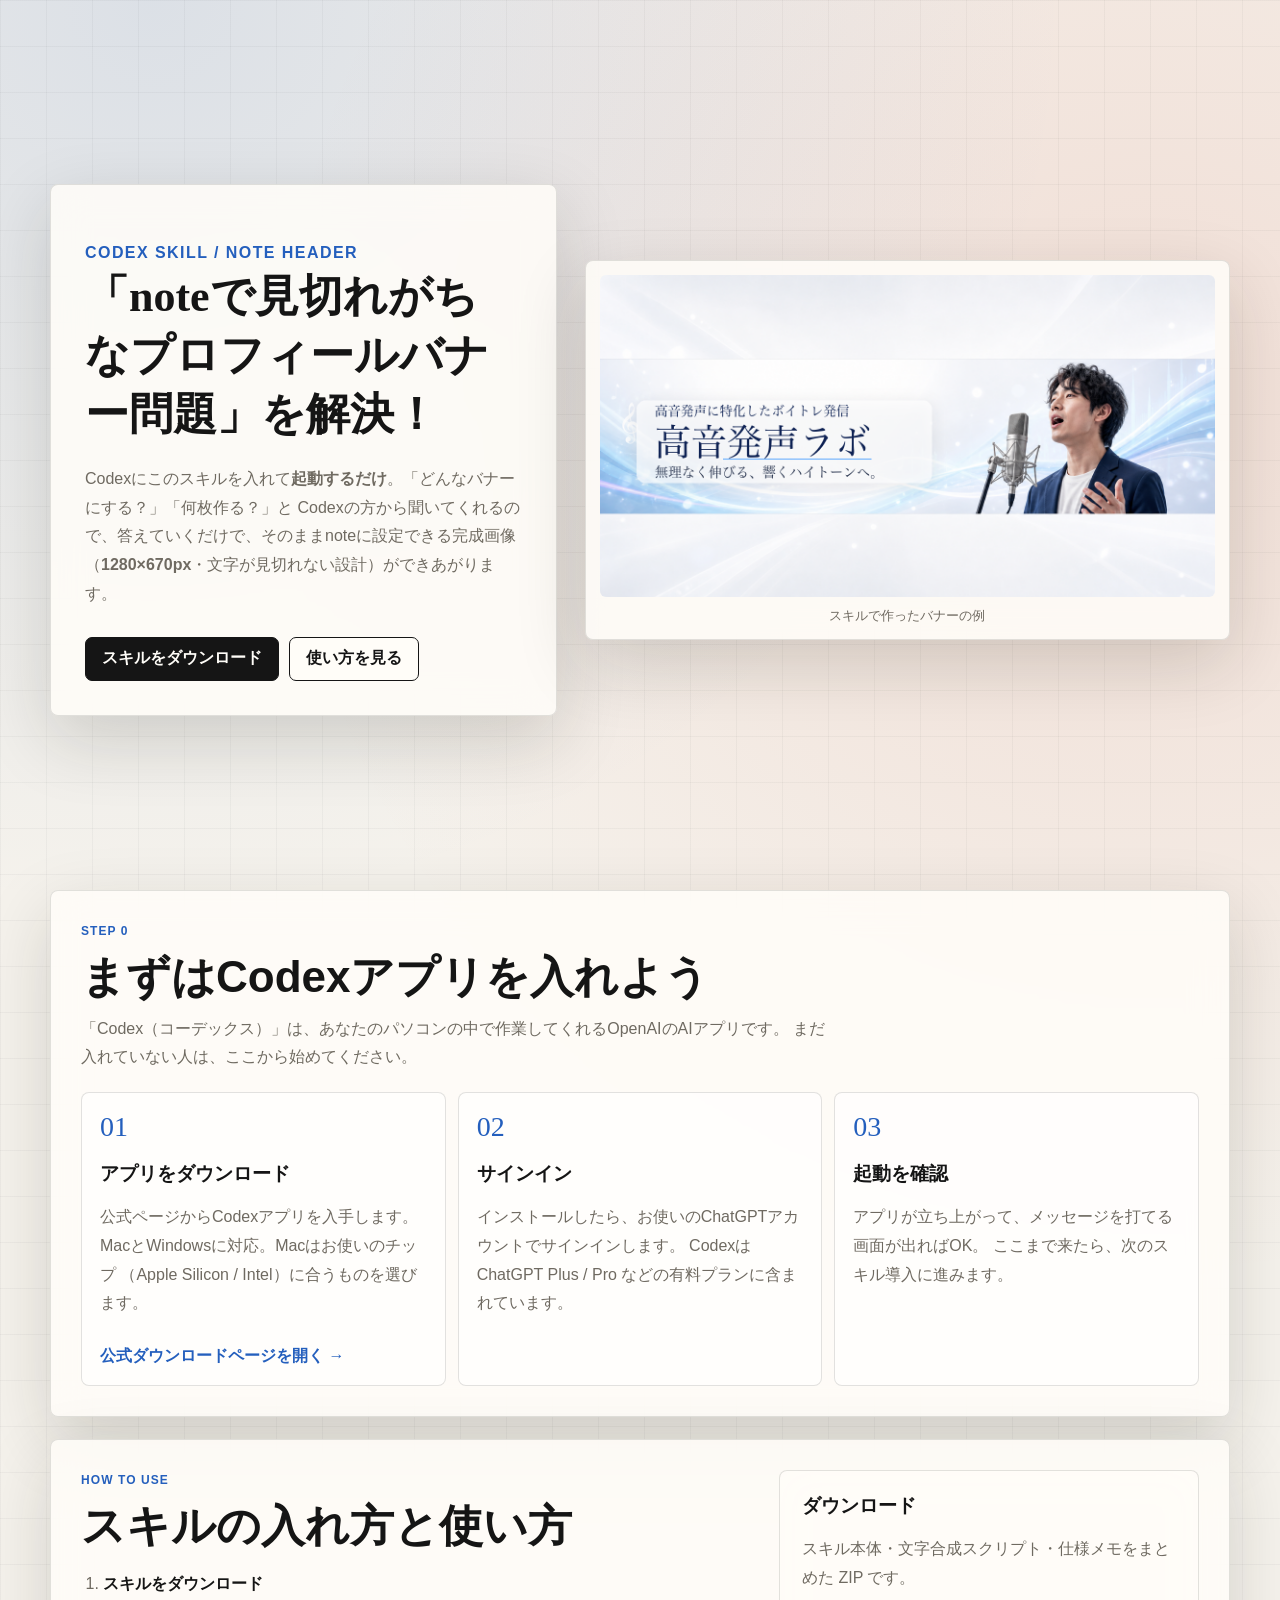
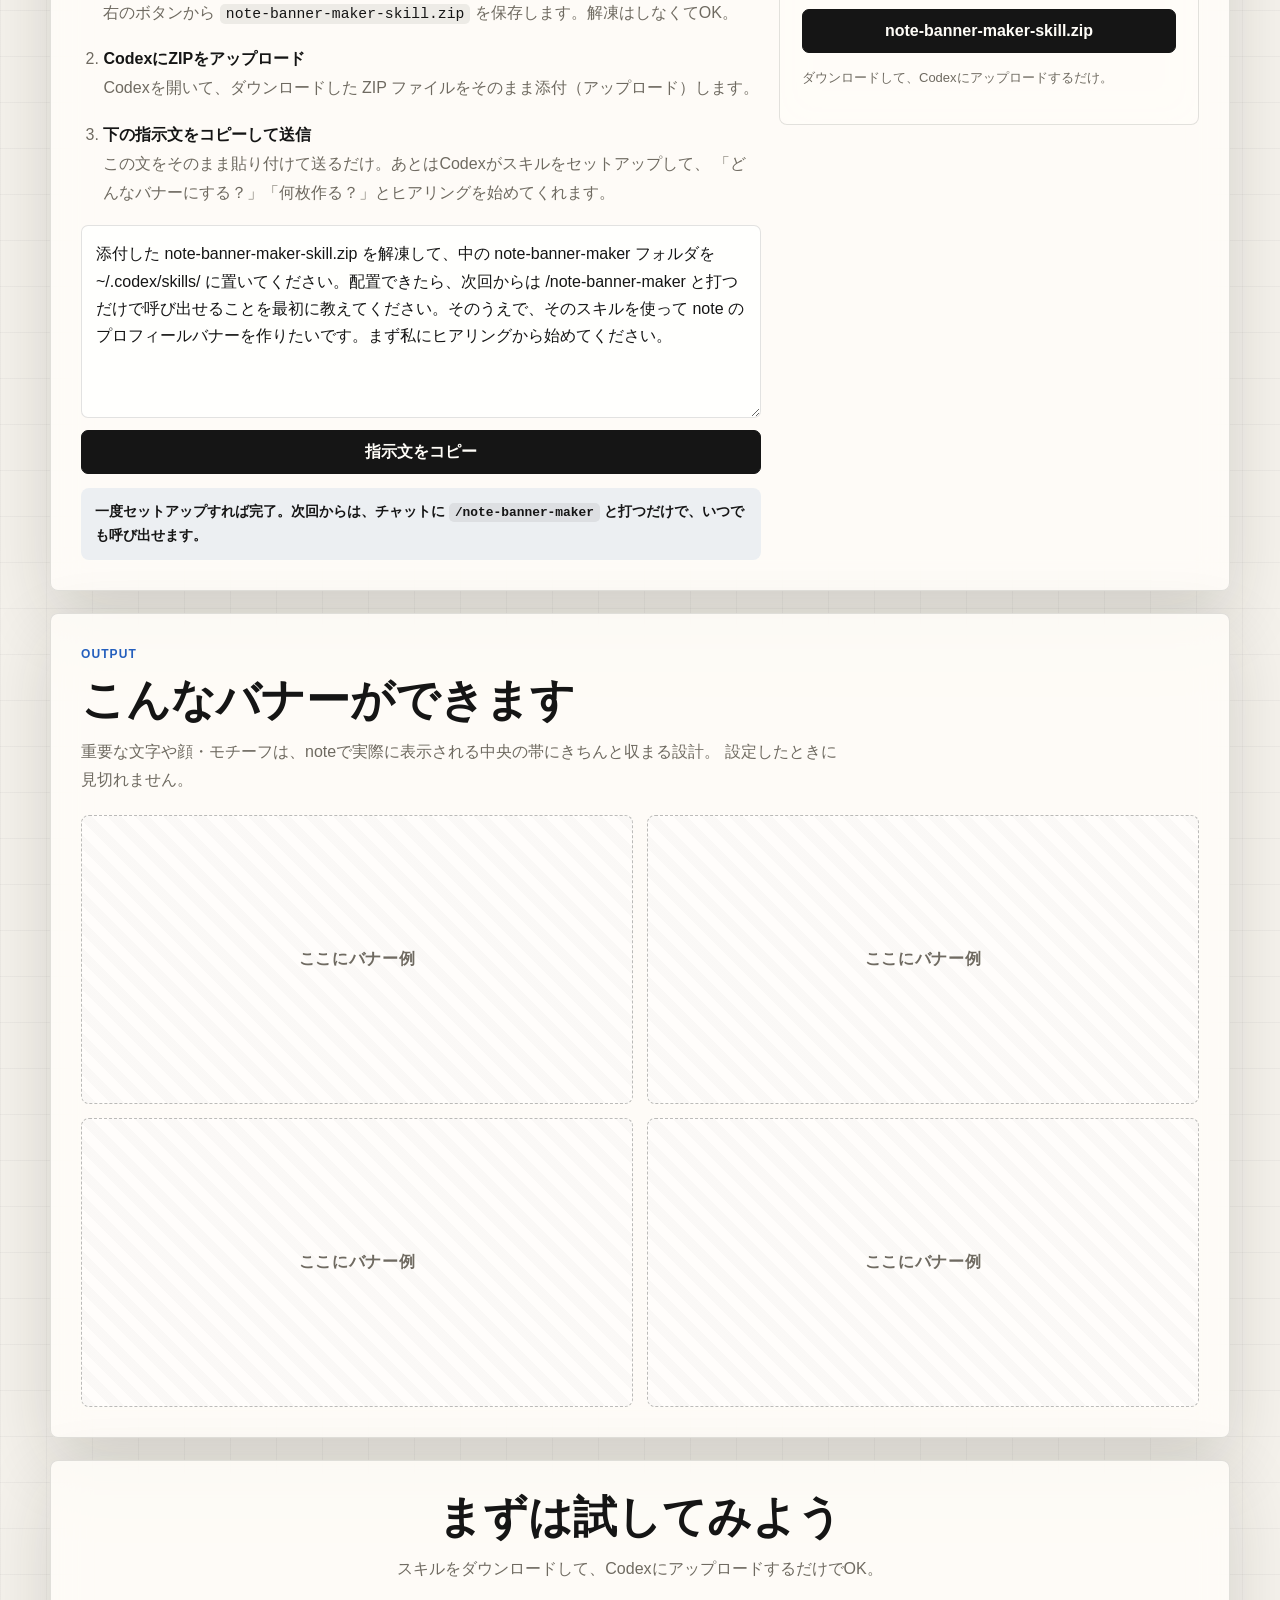
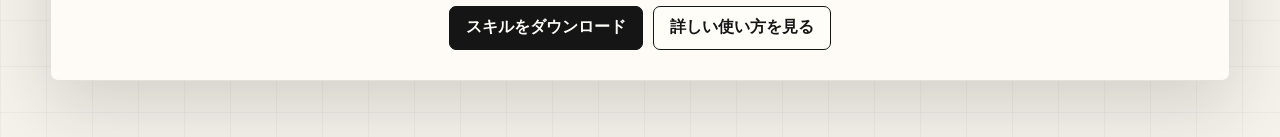
<file: index.html>
<!doctype html>
<html lang="ja">
  <head>
    <meta charset="UTF-8" />
    <meta name="viewport" content="width=device-width, initial-scale=1.0" />
    <meta
      http-equiv="Content-Security-Policy"
      content="default-src 'self'; script-src 'self'; style-src 'self'; img-src 'self' data: blob:; object-src 'none'; base-uri 'self'; form-action 'none'"
    />
    <title>noteバナー生成 Codexスキル</title>
    <link rel="stylesheet" href="./styles.css" />
  </head>
  <body>
    <main>
      <section class="hero">
        <div class="hero-copy">
          <p class="eyebrow">Codex Skill / note Header</p>
          <h1>「noteで見切れがちなプロフィールバナー問題」を解決！</h1>
          <p>
            Codexにこのスキルを入れて<strong>起動するだけ</strong>。「どんなバナーにする？」「何枚作る？」と
            Codexの方から聞いてくれるので、答えていくだけで、そのままnoteに設定できる完成画像
            （<strong>1280×670px</strong>・文字が見切れない設計）ができあがります。
          </p>
          <div class="hero-actions">
            <a class="button dark" href="./downloads/note-banner-maker-skill.zip" download>スキルをダウンロード</a>
            <a class="button" href="./usage.html">使い方を見る</a>
          </div>
        </div>
        <figure class="hero-preview">
          <img src="./sample-output/voice-training-sample.png" alt="noteバナー生成サンプル" />
          <figcaption>スキルで作ったバナーの例</figcaption>
        </figure>
      </section>

      <section class="section">
        <div class="section-heading">
          <p class="eyebrow">Step 0</p>
          <h2>まずはCodexアプリを入れよう</h2>
          <p class="lead">
            「Codex（コーデックス）」は、あなたのパソコンの中で作業してくれるOpenAIのAIアプリです。
            まだ入れていない人は、ここから始めてください。
          </p>
        </div>
        <div class="cards">
          <article>
            <span>01</span>
            <h3>アプリをダウンロード</h3>
            <p>
              公式ページからCodexアプリを入手します。MacとWindowsに対応。Macはお使いのチップ
              （Apple Silicon / Intel）に合うものを選びます。
            </p>
            <a class="textlink" href="https://chatgpt.com/ja-JP/codex/" target="_blank" rel="noopener noreferrer">公式ダウンロードページを開く →</a>
          </article>
          <article>
            <span>02</span>
            <h3>サインイン</h3>
            <p>
              インストールしたら、お使いのChatGPTアカウントでサインインします。
              Codexは ChatGPT Plus / Pro などの有料プランに含まれています。
            </p>
          </article>
          <article>
            <span>03</span>
            <h3>起動を確認</h3>
            <p>
              アプリが立ち上がって、メッセージを打てる画面が出ればOK。
              ここまで来たら、次のスキル導入に進みます。
            </p>
          </article>
        </div>
      </section>

      <section id="start" class="section split">
        <div>
          <p class="eyebrow">How to use</p>
          <h2>スキルの入れ方と使い方</h2>
          <ol class="steps">
            <li>
              <strong>スキルをダウンロード</strong><br />
              右のボタンから <code>note-banner-maker-skill.zip</code> を保存します。解凍はしなくてOK。
            </li>
            <li>
              <strong>CodexにZIPをアップロード</strong><br />
              Codexを開いて、ダウンロードした ZIP ファイルをそのまま添付（アップロード）します。
            </li>
            <li>
              <strong>下の指示文をコピーして送信</strong><br />
              この文をそのまま貼り付けて送るだけ。あとはCodexがスキルをセットアップして、
              「どんなバナーにする？」「何枚作る？」とヒアリングを始めてくれます。
            </li>
          </ol>
          <div class="prompt-box">
            <textarea id="copyText" rows="6" readonly>添付した note-banner-maker-skill.zip を解凍して、中の note-banner-maker フォルダを ~/.codex/skills/ に置いてください。配置できたら、次回からは /note-banner-maker と打つだけで呼び出せることを最初に教えてください。そのうえで、そのスキルを使って note のプロフィールバナーを作りたいです。まず私にヒアリングから始めてください。</textarea>
            <button id="copyPrompt" class="button dark" type="button">指示文をコピー</button>
          </div>
          <p class="reuse-note">一度セットアップすれば完了。次回からは、チャットに <code>/note-banner-maker</code> と打つだけで、いつでも呼び出せます。</p>
        </div>
        <div class="download-card">
          <h3>ダウンロード</h3>
          <p>スキル本体・文字合成スクリプト・仕様メモをまとめた ZIP です。</p>
          <a class="button dark full" href="./downloads/note-banner-maker-skill.zip" download>note-banner-maker-skill.zip</a>
          <p class="path-note">ダウンロードして、Codexにアップロードするだけ。</p>
        </div>
      </section>

      <section class="section">
        <div class="section-heading">
          <p class="eyebrow">Output</p>
          <h2>こんなバナーができます</h2>
          <p class="lead">
            重要な文字や顔・モチーフは、noteで実際に表示される中央の帯にきちんと収まる設計。
            設定したときに見切れません。
          </p>
        </div>
        <div class="gallery">
          <div class="gallery-item">ここにバナー例</div>
          <div class="gallery-item">ここにバナー例</div>
          <div class="gallery-item">ここにバナー例</div>
          <div class="gallery-item">ここにバナー例</div>
        </div>
      </section>

      <section class="section cta">
        <h2>まずは試してみよう</h2>
        <p class="lead">スキルをダウンロードして、CodexにアップロードするだけでOK。</p>
        <div class="cta-actions">
          <a class="button dark" href="./downloads/note-banner-maker-skill.zip" download>スキルをダウンロード</a>
          <a class="button" href="./usage.html">詳しい使い方を見る</a>
        </div>
      </section>
    </main>
    <div id="toast" class="toast" role="status" aria-live="polite">コピーしました</div>
    <script src="./script.js"></script>
  </body>
</html>
</file>
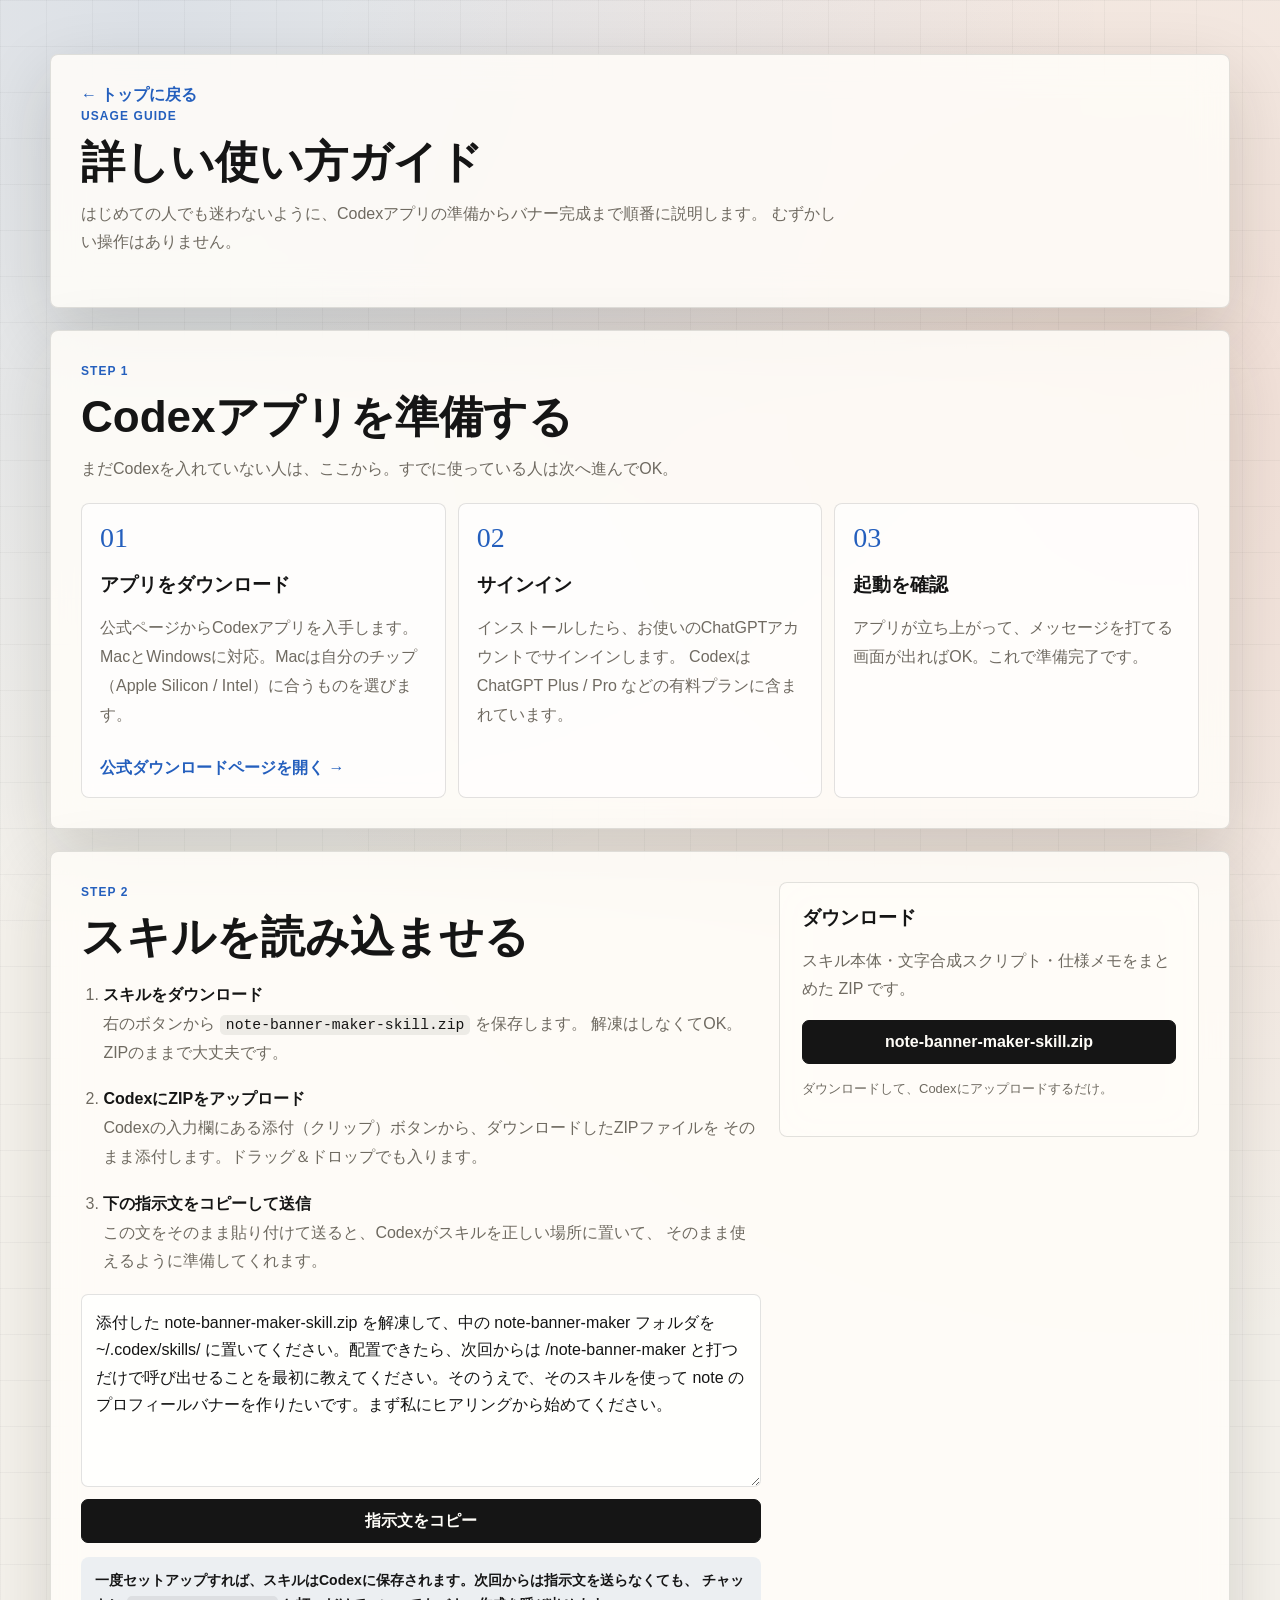
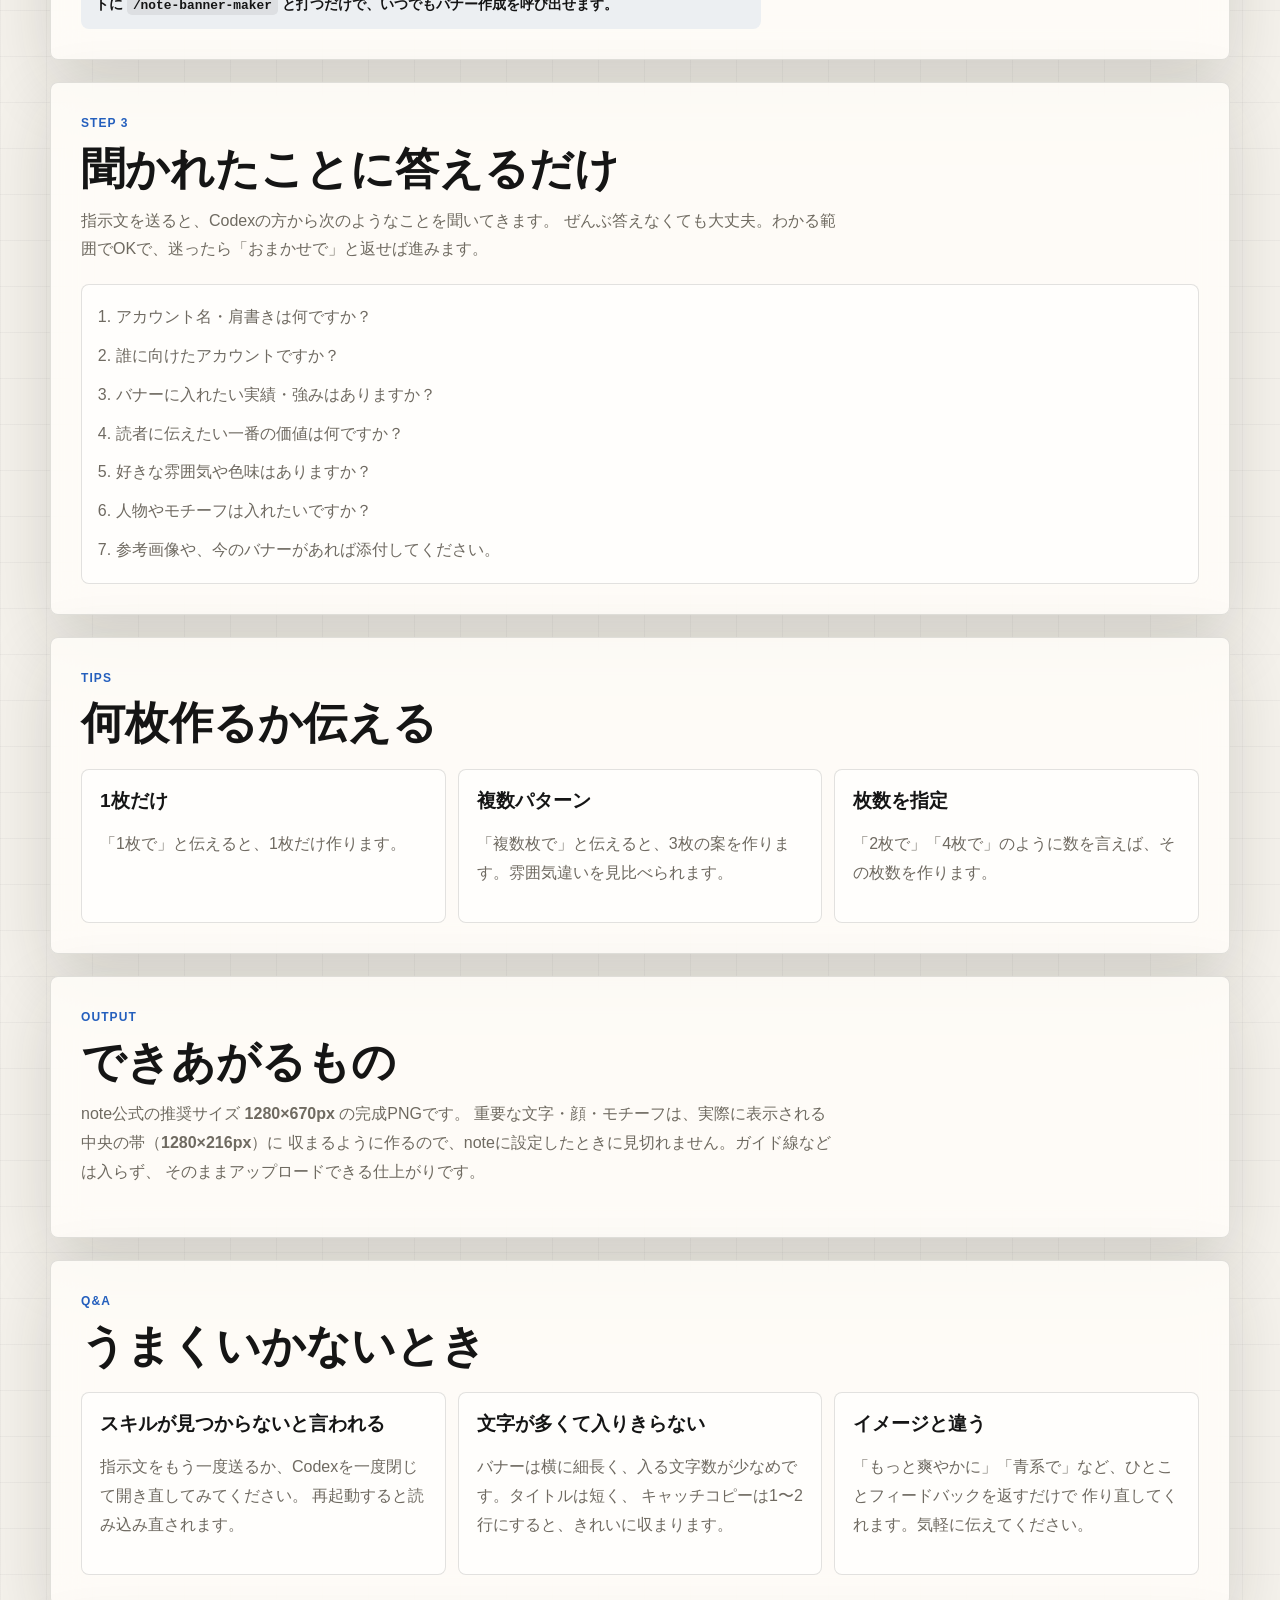
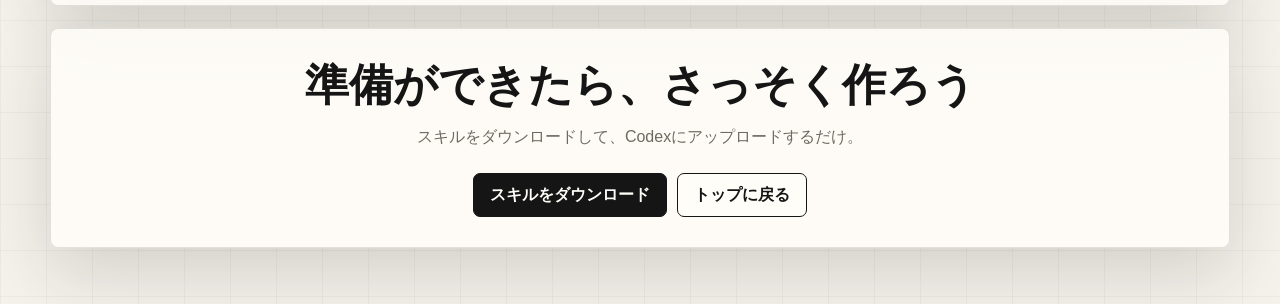
<file: usage.html>
<!doctype html>
<html lang="ja">
  <head>
    <meta charset="UTF-8" />
    <meta name="viewport" content="width=device-width, initial-scale=1.0" />
    <meta
      http-equiv="Content-Security-Policy"
      content="default-src 'self'; script-src 'self'; style-src 'self'; img-src 'self' data: blob:; object-src 'none'; base-uri 'self'; form-action 'none'"
    />
    <title>使い方ガイド｜noteバナー生成 Codexスキル</title>
    <link rel="stylesheet" href="./styles.css" />
  </head>
  <body>
    <main>
      <section class="section">
        <a class="textlink" href="./index.html">← トップに戻る</a>
        <div class="section-heading" style="margin-top: 16px">
          <p class="eyebrow">Usage Guide</p>
          <h2>詳しい使い方ガイド</h2>
          <p class="lead">
            はじめての人でも迷わないように、Codexアプリの準備からバナー完成まで順番に説明します。
            むずかしい操作はありません。
          </p>
        </div>
      </section>

      <section class="section">
        <div class="section-heading">
          <p class="eyebrow">Step 1</p>
          <h2>Codexアプリを準備する</h2>
          <p class="lead">まだCodexを入れていない人は、ここから。すでに使っている人は次へ進んでOK。</p>
        </div>
        <div class="cards">
          <article>
            <span>01</span>
            <h3>アプリをダウンロード</h3>
            <p>
              公式ページからCodexアプリを入手します。MacとWindowsに対応。Macは自分のチップ
              （Apple Silicon / Intel）に合うものを選びます。
            </p>
            <a class="textlink" href="https://chatgpt.com/ja-JP/codex/" target="_blank" rel="noopener noreferrer">公式ダウンロードページを開く →</a>
          </article>
          <article>
            <span>02</span>
            <h3>サインイン</h3>
            <p>
              インストールしたら、お使いのChatGPTアカウントでサインインします。
              Codexは ChatGPT Plus / Pro などの有料プランに含まれています。
            </p>
          </article>
          <article>
            <span>03</span>
            <h3>起動を確認</h3>
            <p>
              アプリが立ち上がって、メッセージを打てる画面が出ればOK。これで準備完了です。
            </p>
          </article>
        </div>
      </section>

      <section class="section split">
        <div>
          <p class="eyebrow">Step 2</p>
          <h2>スキルを読み込ませる</h2>
          <ol class="steps">
            <li>
              <strong>スキルをダウンロード</strong><br />
              右のボタンから <code>note-banner-maker-skill.zip</code> を保存します。
              解凍はしなくてOK。ZIPのままで大丈夫です。
            </li>
            <li>
              <strong>CodexにZIPをアップロード</strong><br />
              Codexの入力欄にある添付（クリップ）ボタンから、ダウンロードしたZIPファイルを
              そのまま添付します。ドラッグ＆ドロップでも入ります。
            </li>
            <li>
              <strong>下の指示文をコピーして送信</strong><br />
              この文をそのまま貼り付けて送ると、Codexがスキルを正しい場所に置いて、
              そのまま使えるように準備してくれます。
            </li>
          </ol>
          <div class="prompt-box">
            <textarea id="copyText" rows="6" readonly>添付した note-banner-maker-skill.zip を解凍して、中の note-banner-maker フォルダを ~/.codex/skills/ に置いてください。配置できたら、次回からは /note-banner-maker と打つだけで呼び出せることを最初に教えてください。そのうえで、そのスキルを使って note のプロフィールバナーを作りたいです。まず私にヒアリングから始めてください。</textarea>
            <button id="copyPrompt" class="button dark" type="button">指示文をコピー</button>
          </div>
          <p class="reuse-note">
            一度セットアップすれば、スキルはCodexに保存されます。次回からは指示文を送らなくても、
            チャットに <code>/note-banner-maker</code> と打つだけで、いつでもバナー作成を呼び出せます。
          </p>
        </div>
        <div class="download-card">
          <h3>ダウンロード</h3>
          <p>スキル本体・文字合成スクリプト・仕様メモをまとめた ZIP です。</p>
          <a class="button dark full" href="./downloads/note-banner-maker-skill.zip" download>note-banner-maker-skill.zip</a>
          <p class="path-note">ダウンロードして、Codexにアップロードするだけ。</p>
        </div>
      </section>

      <section class="section">
        <div class="section-heading">
          <p class="eyebrow">Step 3</p>
          <h2>聞かれたことに答えるだけ</h2>
          <p class="lead">
            指示文を送ると、Codexの方から次のようなことを聞いてきます。
            ぜんぶ答えなくても大丈夫。わかる範囲でOKで、迷ったら「おまかせで」と返せば進みます。
          </p>
        </div>
        <div class="hearing-list">
          <ol>
            <li>アカウント名・肩書きは何ですか？</li>
            <li>誰に向けたアカウントですか？</li>
            <li>バナーに入れたい実績・強みはありますか？</li>
            <li>読者に伝えたい一番の価値は何ですか？</li>
            <li>好きな雰囲気や色味はありますか？</li>
            <li>人物やモチーフは入れたいですか？</li>
            <li>参考画像や、今のバナーがあれば添付してください。</li>
          </ol>
        </div>
      </section>

      <section class="section">
        <div class="section-heading">
          <p class="eyebrow">Tips</p>
          <h2>何枚作るか伝える</h2>
        </div>
        <div class="cards">
          <article>
            <h3>1枚だけ</h3>
            <p>「1枚で」と伝えると、1枚だけ作ります。</p>
          </article>
          <article>
            <h3>複数パターン</h3>
            <p>「複数枚で」と伝えると、3枚の案を作ります。雰囲気違いを見比べられます。</p>
          </article>
          <article>
            <h3>枚数を指定</h3>
            <p>「2枚で」「4枚で」のように数を言えば、その枚数を作ります。</p>
          </article>
        </div>
      </section>

      <section class="section">
        <div class="section-heading">
          <p class="eyebrow">Output</p>
          <h2>できあがるもの</h2>
          <p class="lead">
            note公式の推奨サイズ <strong>1280×670px</strong> の完成PNGです。
            重要な文字・顔・モチーフは、実際に表示される中央の帯（<strong>1280×216px</strong>）に
            収まるように作るので、noteに設定したときに見切れません。ガイド線などは入らず、
            そのままアップロードできる仕上がりです。
          </p>
        </div>
      </section>

      <section class="section">
        <div class="section-heading">
          <p class="eyebrow">Q&amp;A</p>
          <h2>うまくいかないとき</h2>
        </div>
        <div class="cards">
          <article>
            <h3>スキルが見つからないと言われる</h3>
            <p>
              指示文をもう一度送るか、Codexを一度閉じて開き直してみてください。
              再起動すると読み込み直されます。
            </p>
          </article>
          <article>
            <h3>文字が多くて入りきらない</h3>
            <p>
              バナーは横に細長く、入る文字数が少なめです。タイトルは短く、
              キャッチコピーは1〜2行にすると、きれいに収まります。
            </p>
          </article>
          <article>
            <h3>イメージと違う</h3>
            <p>
              「もっと爽やかに」「青系で」など、ひとことフィードバックを返すだけで
              作り直してくれます。気軽に伝えてください。
            </p>
          </article>
        </div>
      </section>

      <section class="section cta">
        <h2>準備ができたら、さっそく作ろう</h2>
        <p class="lead">スキルをダウンロードして、Codexにアップロードするだけ。</p>
        <div class="cta-actions">
          <a class="button dark" href="./downloads/note-banner-maker-skill.zip" download>スキルをダウンロード</a>
          <a class="button" href="./index.html">トップに戻る</a>
        </div>
      </section>
    </main>
    <div id="toast" class="toast" role="status" aria-live="polite">コピーしました</div>
    <script src="./script.js"></script>
  </body>
</html>
</file>
<file: styles.css>
:root {
  --bg: #f5f2ec;
  --paper: #fffdf8;
  --ink: #151515;
  --muted: #6f6a61;
  --line: rgba(21, 21, 21, 0.12);
  --blue: #245fbd;
  --shadow: 0 24px 70px rgba(34, 28, 20, 0.16);
}

* {
  box-sizing: border-box;
}

body {
  margin: 0;
  color: var(--ink);
  background:
    linear-gradient(90deg, rgba(21, 21, 21, 0.035) 1px, transparent 1px) 0 0 / 46px 46px,
    linear-gradient(rgba(21, 21, 21, 0.035) 1px, transparent 1px) 0 0 / 46px 46px,
    radial-gradient(circle at 12% 0%, rgba(36, 95, 189, 0.12), transparent 26%),
    radial-gradient(circle at 90% 12%, rgba(211, 80, 54, 0.12), transparent 28%),
    var(--bg);
  font-family: "Hiragino Kaku Gothic ProN", "Yu Gothic", sans-serif;
}

main {
  width: min(1180px, calc(100vw - 32px));
  margin: 0 auto;
  padding: 32px 0 56px;
}

.hero {
  display: grid;
  grid-template-columns: minmax(0, 0.88fr) minmax(420px, 1.12fr);
  align-items: center;
  gap: 28px;
  min-height: calc(100vh - 64px);
}

.hero-copy,
.section,
.hero-preview,
.download-card {
  border: 1px solid var(--line);
  border-radius: 8px;
  background: rgba(255, 253, 248, 0.86);
  box-shadow: var(--shadow);
  backdrop-filter: blur(18px);
}

.hero-copy {
  padding: 34px;
}

.eyebrow {
  margin: 0 0 8px;
  color: var(--blue);
  font-size: 12px;
  font-weight: 900;
  letter-spacing: 0.09em;
  text-transform: uppercase;
}

h1,
h2,
h3,
p {
  letter-spacing: 0;
}

h1 {
  margin: 0;
  font-family: Georgia, "Hiragino Mincho ProN", serif;
  font-size: clamp(24px, 3.8vw, 44px);
  line-height: 1.34;
  font-weight: 600;
}

h2 {
  margin: 0;
  font-size: clamp(27px, 3.5vw, 44px);
  line-height: 1.18;
}

h3 {
  margin: 0;
  font-size: 19px;
}

p,
li {
  color: var(--muted);
  line-height: 1.8;
}

.hero-copy p {
  margin: 20px 0 0;
  font-size: 16px;
}

.hero-actions {
  display: flex;
  flex-wrap: wrap;
  gap: 10px;
  margin-top: 28px;
}

.button,
button {
  display: inline-flex;
  align-items: center;
  justify-content: center;
  min-height: 44px;
  padding: 0 16px;
  border: 1px solid var(--ink);
  border-radius: 7px;
  background: var(--paper);
  color: var(--ink);
  cursor: pointer;
  font: inherit;
  font-weight: 900;
  text-decoration: none;
}

.button.dark,
button.dark {
  background: var(--ink);
  color: var(--paper);
}

.button.full {
  width: 100%;
}

.hero-preview {
  margin: 0;
  padding: 14px;
}

.hero-preview img {
  display: block;
  width: 100%;
  border-radius: 6px;
}

.hero-preview figcaption {
  margin-top: 10px;
  text-align: center;
  font-size: 13px;
  color: var(--muted);
}

.gallery {
  display: grid;
  grid-template-columns: repeat(2, 1fr);
  gap: 14px;
}

.gallery-item {
  display: flex;
  align-items: center;
  justify-content: center;
  aspect-ratio: 1280 / 670;
  border: 1px dashed rgba(21, 21, 21, 0.28);
  border-radius: 8px;
  background:
    repeating-linear-gradient(
      45deg,
      rgba(21, 21, 21, 0.018) 0 10px,
      transparent 10px 20px
    ),
    rgba(255, 255, 255, 0.5);
  color: var(--muted);
  font-weight: 900;
  letter-spacing: 0.04em;
}

.cta {
  text-align: center;
}

.cta .lead {
  margin: 12px auto 0;
  max-width: 520px;
}

.cta-actions {
  display: flex;
  flex-wrap: wrap;
  justify-content: center;
  gap: 10px;
  margin-top: 22px;
}

.section {
  margin-top: 22px;
  padding: 30px;
}

.section-heading {
  max-width: 760px;
  margin-bottom: 20px;
}

.cards {
  display: grid;
  grid-template-columns: repeat(3, 1fr);
  gap: 12px;
}

.cards article {
  display: flex;
  flex-direction: column;
  border: 1px solid var(--line);
  border-radius: 8px;
  background: rgba(255, 255, 255, 0.56);
  padding: 18px;
}

.cards span {
  display: inline-flex;
  margin-bottom: 18px;
  color: var(--blue);
  font-family: Georgia, serif;
  font-size: 28px;
}

.textlink {
  margin-top: auto;
  padding-top: 12px;
  color: var(--blue);
  font-weight: 900;
  text-decoration: none;
}

.textlink:hover {
  text-decoration: underline;
}

.split {
  display: grid;
  grid-template-columns: 1fr 420px;
  gap: 18px;
  align-items: start;
}

.steps {
  margin: 18px 0 0;
  padding-left: 1.4em;
}

.steps li {
  margin-bottom: 18px;
}

.steps strong {
  color: var(--ink);
}

.download-card {
  padding: 22px;
  box-shadow: none;
}

.lead {
  margin-top: 12px;
  font-size: 16px;
}

code {
  padding: 2px 6px;
  border-radius: 5px;
  background: rgba(21, 21, 21, 0.07);
  font-family: "SFMono-Regular", Menlo, Consolas, monospace;
  font-size: 0.92em;
  color: var(--ink);
}

.path-note {
  color: var(--muted);
  font-size: 13px;
}

.hearing-list {
  border: 1px solid var(--line);
  border-radius: 8px;
  background: rgba(255, 255, 255, 0.56);
  padding: 18px 18px 18px 8px;
}

.hearing-list ol {
  margin: 0;
  padding-left: 1.6em;
}

.hearing-list li {
  margin-bottom: 10px;
}

.hearing-list li:last-child {
  margin-bottom: 0;
}

.prompt-box {
  display: grid;
  gap: 12px;
  margin-top: 16px;
}

.reuse-note {
  margin: 14px 0 0;
  padding: 12px 14px;
  border-radius: 8px;
  background: rgba(36, 95, 189, 0.08);
  color: var(--ink);
  font-size: 14px;
  font-weight: 700;
  line-height: 1.7;
}

textarea {
  width: 100%;
  resize: vertical;
  min-height: 130px;
  border: 1px solid var(--line);
  border-radius: 7px;
  padding: 14px;
  background: rgba(255, 255, 255, 0.72);
  color: var(--ink);
  font: inherit;
  line-height: 1.7;
}

.toast {
  position: fixed;
  right: 24px;
  bottom: 24px;
  padding: 12px 16px;
  border-radius: 999px;
  background: var(--ink);
  color: var(--paper);
  font-weight: 900;
  opacity: 0;
  transform: translateY(12px);
  transition: 0.2s ease;
  pointer-events: none;
  z-index: 10;
}

.toast.show {
  opacity: 1;
  transform: translateY(0);
}

@media (max-width: 920px) {
  .hero,
  .split {
    grid-template-columns: 1fr;
  }

  .hero {
    min-height: auto;
  }

  .cards,
  .gallery {
    grid-template-columns: 1fr;
  }
}

@media (max-width: 560px) {
  main {
    width: min(100vw - 18px, 560px);
    padding-top: 9px;
  }

  .hero-copy,
  .section {
    padding: 20px;
  }
}
</file>
